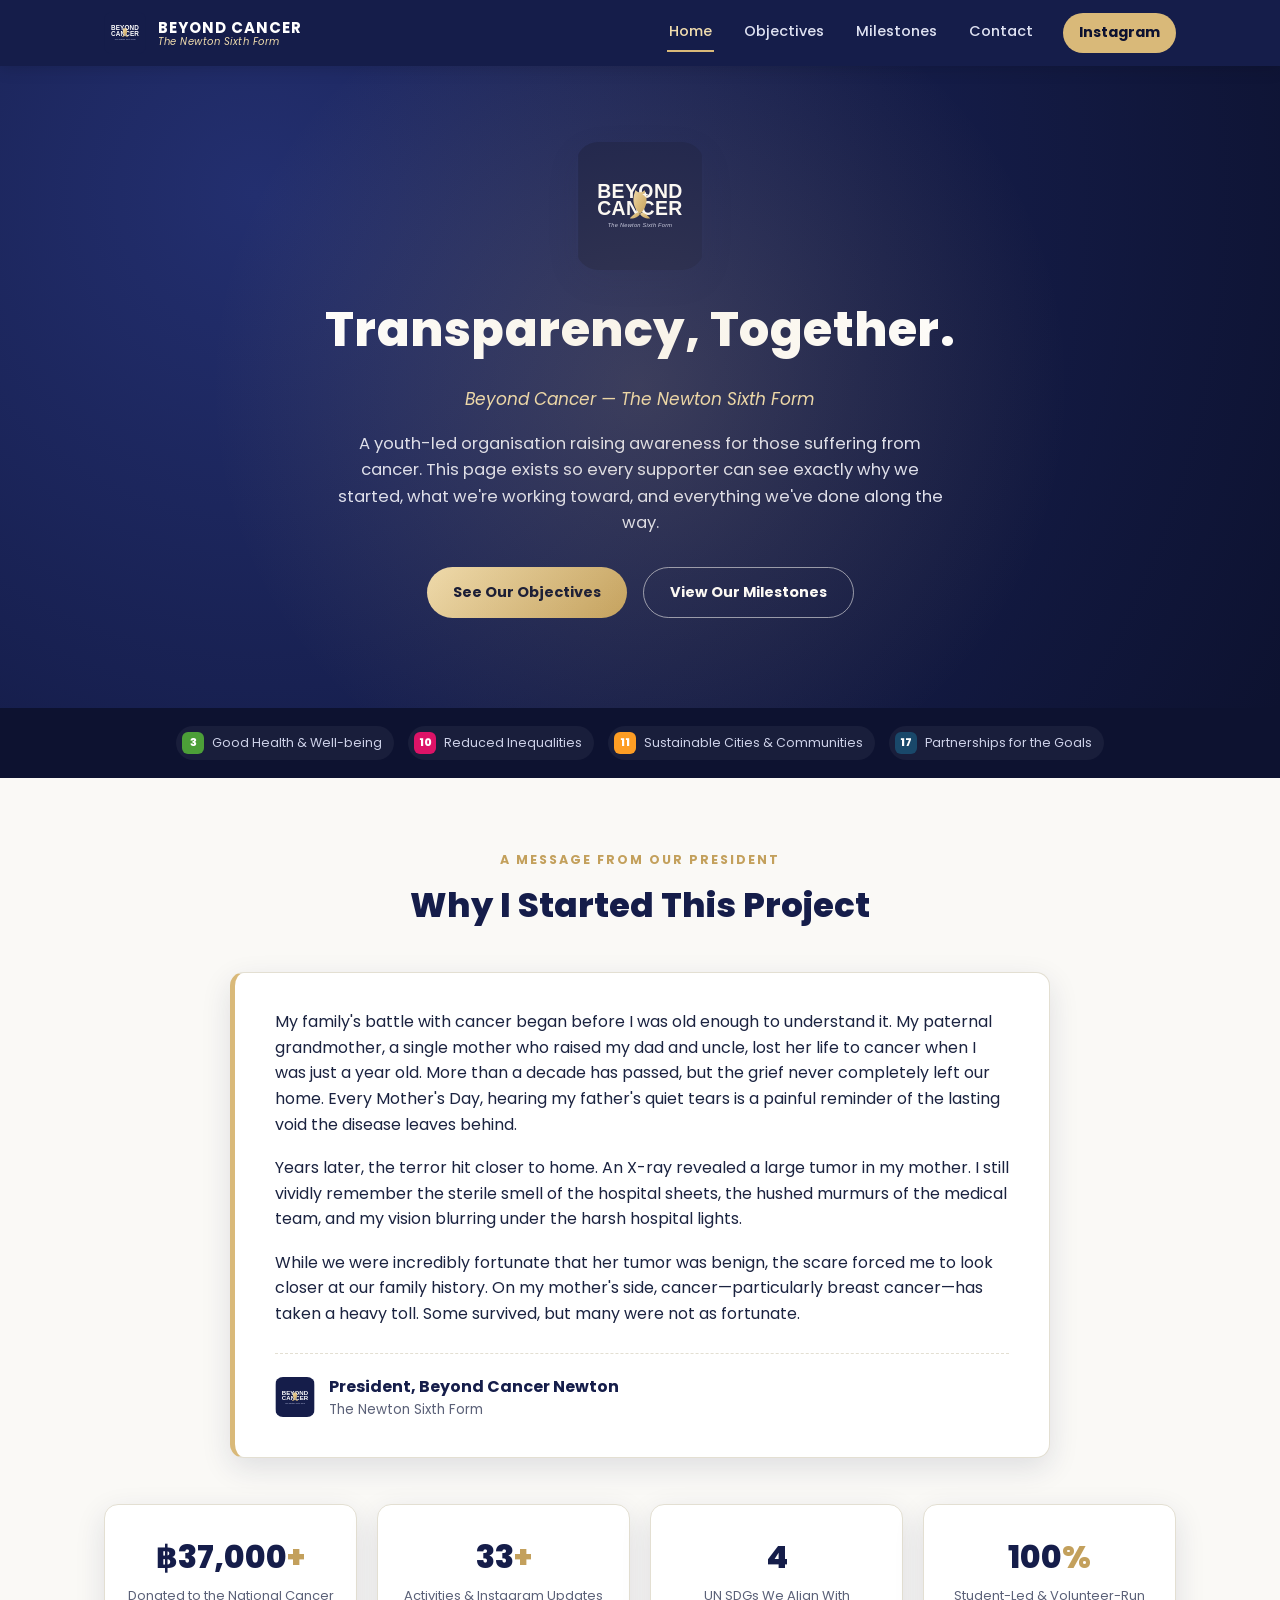
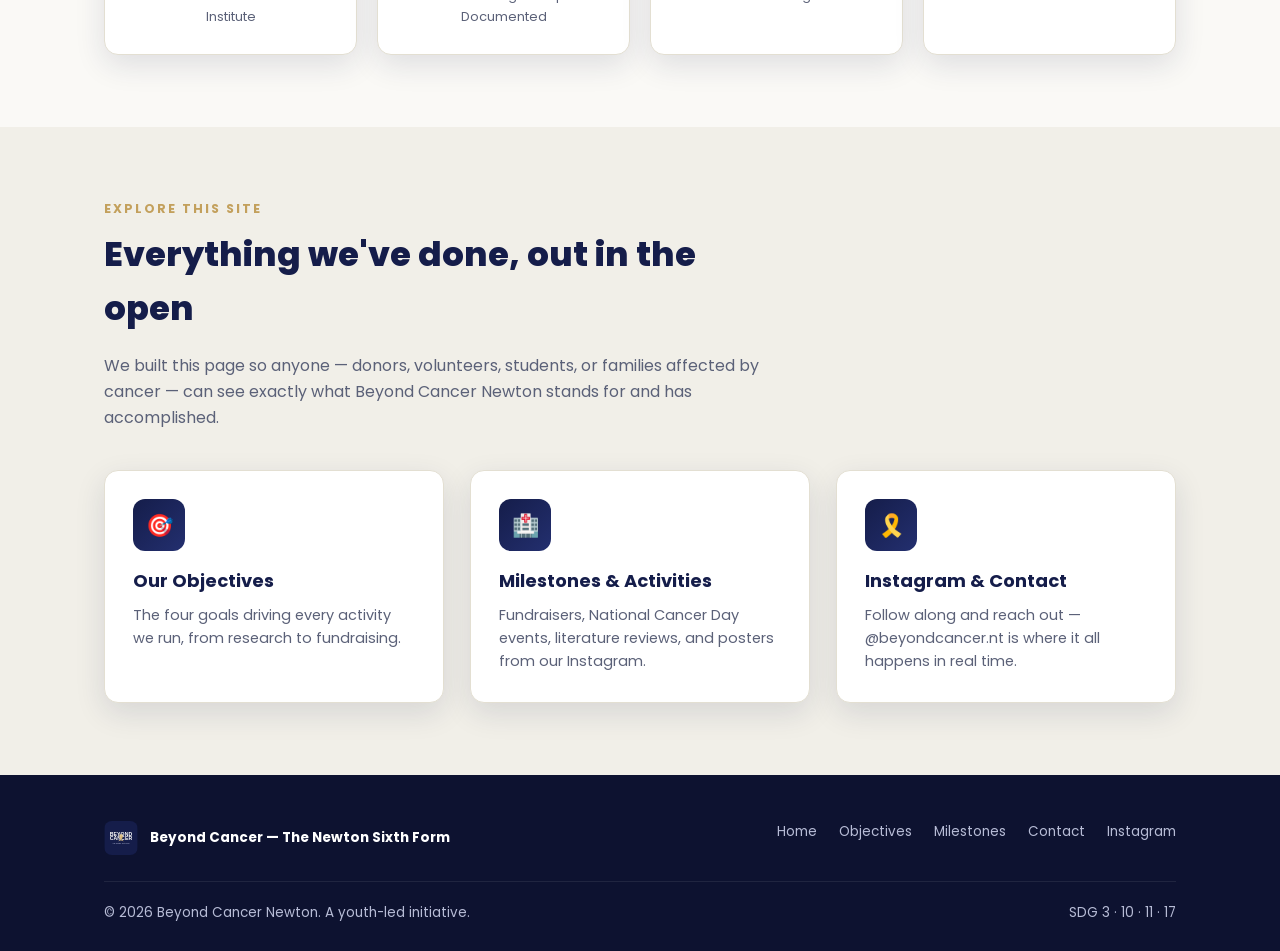
<file: index.html>
<!DOCTYPE html>
<html lang="en">
<head>
<meta charset="UTF-8">
<meta name="viewport" content="width=device-width, initial-scale=1.0">
<title>Beyond Cancer Newton | Transparency &amp; Impact</title>
<meta name="description" content="Beyond Cancer Newton — a youth-led organisation from The Newton Sixth Form raising awareness and funds for cancer patients. See why we started, our objectives, and everything we've done.">
<link rel="icon" type="image/svg+xml" href="assets/img/logo.svg">
<link rel="stylesheet" href="assets/css/style.css">
<link rel="preconnect" href="https://fonts.googleapis.com">
<link href="https://fonts.googleapis.com/css2?family=Poppins:ital,wght@0,400;0,500;0,600;0,700;0,800;1,500&display=swap" rel="stylesheet">
</head>
<body>

<header class="site-header">
  <div class="wrap">
    <a href="index.html" class="brand">
      <img src="assets/img/logo.svg" alt="Beyond Cancer logo">
      <span class="brand-text">
        <span class="b1">BEYOND CANCER</span>
        <span class="b2">The Newton Sixth Form</span>
      </span>
    </a>
    <button class="nav-toggle" aria-label="Toggle menu">&#9776;</button>
    <nav class="nav-links">
      <a href="index.html" data-page="index.html">Home</a>
      <a href="objectives.html" data-page="objectives.html">Objectives</a>
      <a href="milestones.html" data-page="milestones.html">Milestones</a>
      <a href="contact.html" data-page="contact.html">Contact</a>
      <a href="https://www.instagram.com/beyondcancer.nt" target="_blank" rel="noopener" class="cta">Instagram</a>
    </nav>
  </div>
</header>

<section class="hero">
  <div class="wrap">
    <img src="assets/img/logo.svg" alt="Beyond Cancer logo" class="logo-big">
    <h1>Transparency, Together.</h1>
    <p class="tagline">Beyond Cancer — The Newton Sixth Form</p>
    <p class="lead">A youth-led organisation raising awareness for those suffering from cancer. This page exists so every supporter can see exactly why we started, what we're working toward, and everything we've done along the way.</p>
    <div class="btn-row">
      <a href="objectives.html" class="btn btn-gold">See Our Objectives</a>
      <a href="milestones.html" class="btn btn-outline">View Our Milestones</a>
    </div>
  </div>
</section>

<div class="sdg-strip">
  <div class="wrap">
    <span class="sdg-chip"><span class="sdg-num sdg-3">3</span> Good Health &amp; Well-being</span>
    <span class="sdg-chip"><span class="sdg-num sdg-10">10</span> Reduced Inequalities</span>
    <span class="sdg-chip"><span class="sdg-num sdg-11">11</span> Sustainable Cities &amp; Communities</span>
    <span class="sdg-chip"><span class="sdg-num sdg-17">17</span> Partnerships for the Goals</span>
  </div>
</div>

<section>
  <div class="wrap">
    <div class="section-head center" style="margin-left:auto;margin-right:auto;">
      <span class="eyebrow">A message from our President</span>
      <h2 class="section-title">Why I Started This Project</h2>
    </div>
    <div class="letter">
      <p>My family's battle with cancer began before I was old enough to understand it. My paternal grandmother, a single mother who raised my dad and uncle, lost her life to cancer when I was just a year old. More than a decade has passed, but the grief never completely left our home. Every Mother's Day, hearing my father's quiet tears is a painful reminder of the lasting void the disease leaves behind.</p>
      <p>Years later, the terror hit closer to home. An X-ray revealed a large tumor in my mother. I still vividly remember the sterile smell of the hospital sheets, the hushed murmurs of the medical team, and my vision blurring under the harsh hospital lights.</p>
      <p>While we were incredibly fortunate that her tumor was benign, the scare forced me to look closer at our family history. On my mother's side, cancer—particularly breast cancer—has taken a heavy toll. Some survived, but many were not as fortunate.</p>
      <div class="signature">
        <img src="assets/img/logo.svg" alt="" style="height:40px;width:40px;border-radius:8px;">
        <div>
          <div class="sig-name">President, Beyond Cancer Newton</div>
          <div class="sig-role">The Newton Sixth Form</div>
        </div>
      </div>
    </div>

    <div class="stats">
      <div class="stat"><div class="num">฿37,000<span>+</span></div><div class="label">Donated to the National Cancer Institute</div></div>
      <div class="stat"><div class="num">33<span>+</span></div><div class="label">Activities &amp; Instagram Updates Documented</div></div>
      <div class="stat"><div class="num">4</div><div class="label">UN SDGs We Align With</div></div>
      <div class="stat"><div class="num">100<span>%</span></div><div class="label">Student-Led &amp; Volunteer-Run</div></div>
    </div>
  </div>
</section>

<section class="section-alt">
  <div class="wrap">
    <div class="section-head">
      <span class="eyebrow">Explore this site</span>
      <h2 class="section-title">Everything we've done, out in the open</h2>
      <p>We built this page so anyone — donors, volunteers, students, or families affected by cancer — can see exactly what Beyond Cancer Newton stands for and has accomplished.</p>
    </div>
    <div class="grid">
      <a href="objectives.html" class="card">
        <div class="icon">🎯</div>
        <h3>Our Objectives</h3>
        <p>The four goals driving every activity we run, from research to fundraising.</p>
      </a>
      <a href="milestones.html" class="card">
        <div class="icon">🏥</div>
        <h3>Milestones &amp; Activities</h3>
        <p>Fundraisers, National Cancer Day events, literature reviews, and posters from our Instagram.</p>
      </a>
      <a href="contact.html" class="card">
        <div class="icon">🎗️</div>
        <h3>Instagram &amp; Contact</h3>
        <p>Follow along and reach out — @beyondcancer.nt is where it all happens in real time.</p>
      </a>
    </div>
  </div>
</section>

<footer class="site-footer">
  <div class="wrap">
    <div class="footer-top">
      <div class="footer-brand">
        <img src="assets/img/logo.svg" alt="Beyond Cancer logo">
        Beyond Cancer — The Newton Sixth Form
      </div>
      <div class="footer-links">
        <a href="index.html">Home</a>
        <a href="objectives.html">Objectives</a>
        <a href="milestones.html">Milestones</a>
        <a href="contact.html">Contact</a>
        <a href="https://www.instagram.com/beyondcancer.nt" target="_blank" rel="noopener">Instagram</a>
      </div>
    </div>
    <div class="footer-bottom">
      <span>&copy; 2026 Beyond Cancer Newton. A youth-led initiative.</span>
      <span>SDG 3 · 10 · 11 · 17</span>
    </div>
  </div>
</footer>

<script src="assets/js/main.js"></script>
</body>
</html>
</file>
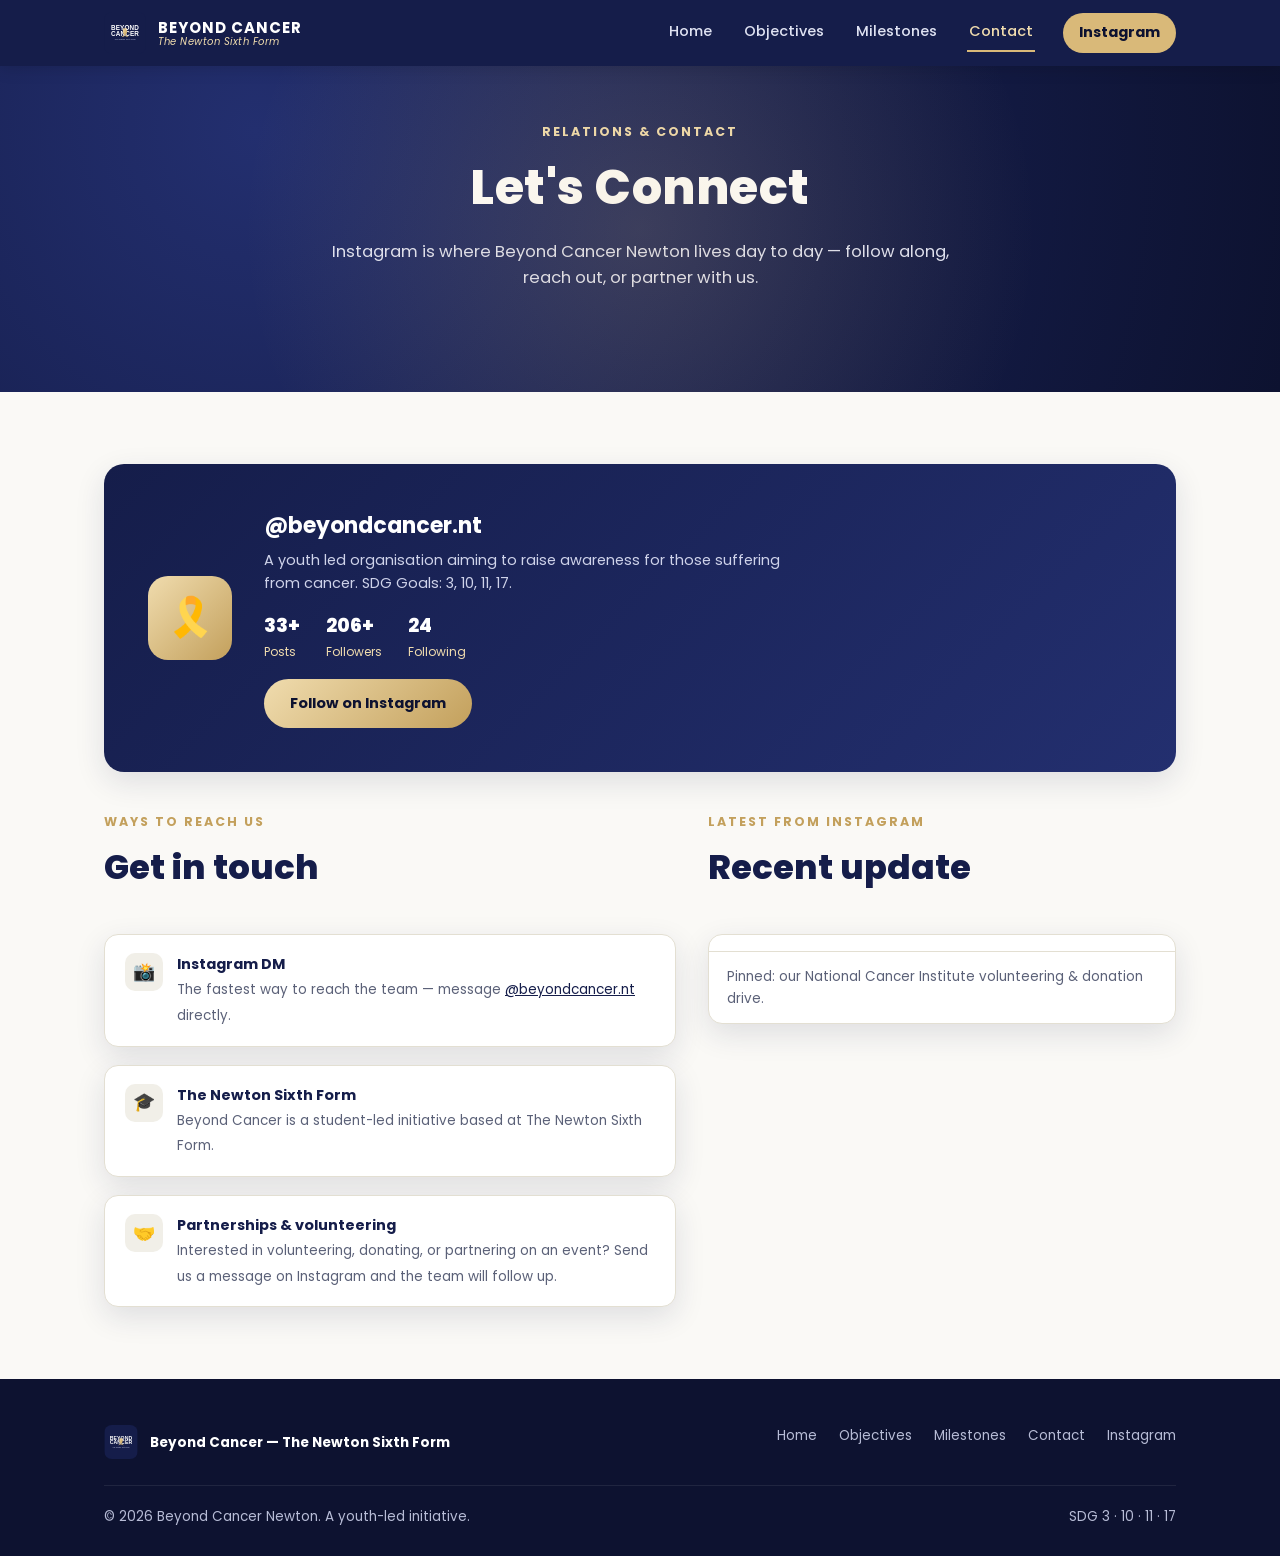
<file: contact.html>
<!DOCTYPE html>
<html lang="en">
<head>
<meta charset="UTF-8">
<meta name="viewport" content="width=device-width, initial-scale=1.0">
<title>Contact &amp; Instagram | Beyond Cancer Newton</title>
<meta name="description" content="Get in touch with Beyond Cancer Newton and follow @beyondcancer.nt on Instagram for updates on fundraisers, hospital volunteering, and awareness campaigns.">
<link rel="icon" type="image/svg+xml" href="assets/img/logo.svg">
<link rel="stylesheet" href="assets/css/style.css">
<link rel="preconnect" href="https://fonts.googleapis.com">
<link href="https://fonts.googleapis.com/css2?family=Poppins:ital,wght@0,400;0,500;0,600;0,700;0,800;1,500&display=swap" rel="stylesheet">
</head>
<body>

<header class="site-header">
  <div class="wrap">
    <a href="index.html" class="brand">
      <img src="assets/img/logo.svg" alt="Beyond Cancer logo">
      <span class="brand-text">
        <span class="b1">BEYOND CANCER</span>
        <span class="b2">The Newton Sixth Form</span>
      </span>
    </a>
    <button class="nav-toggle" aria-label="Toggle menu">&#9776;</button>
    <nav class="nav-links">
      <a href="index.html" data-page="index.html">Home</a>
      <a href="objectives.html" data-page="objectives.html">Objectives</a>
      <a href="milestones.html" data-page="milestones.html">Milestones</a>
      <a href="contact.html" data-page="contact.html">Contact</a>
      <a href="https://www.instagram.com/beyondcancer.nt" target="_blank" rel="noopener" class="cta">Instagram</a>
    </nav>
  </div>
</header>

<section class="hero" style="padding:56px 0 70px;">
  <div class="wrap">
    <span class="eyebrow" style="color:var(--gold-light);">Relations &amp; Contact</span>
    <h1>Let's Connect</h1>
    <p class="lead">Instagram is where Beyond Cancer Newton lives day to day — follow along, reach out, or partner with us.</p>
  </div>
</section>

<section>
  <div class="wrap">
    <div class="ig-card">
      <div class="ig-icon">🎗️</div>
      <div>
        <h3>@beyondcancer.nt</h3>
        <p>A youth led organisation aiming to raise awareness for those suffering from cancer. SDG Goals: 3, 10, 11, 17.</p>
        <div class="ig-stats">
          <div><div class="n">33+</div><div class="l">Posts</div></div>
          <div><div class="n">206+</div><div class="l">Followers</div></div>
          <div><div class="n">24</div><div class="l">Following</div></div>
        </div>
        <a href="https://www.instagram.com/beyondcancer.nt" target="_blank" rel="noopener" class="btn btn-gold">Follow on Instagram</a>
      </div>
    </div>

    <div class="contact-grid">
      <div>
        <div class="section-head">
          <span class="eyebrow">Ways to reach us</span>
          <h2 class="section-title">Get in touch</h2>
        </div>
        <ul class="info-list">
          <li>
            <div class="ic">📸</div>
            <div>
              <strong>Instagram DM</strong>
              <span>The fastest way to reach the team — message <a href="https://www.instagram.com/beyondcancer.nt" target="_blank" rel="noopener" style="color:var(--navy);text-decoration:underline;">@beyondcancer.nt</a> directly.</span>
            </div>
          </li>
          <li>
            <div class="ic">🎓</div>
            <div>
              <strong>The Newton Sixth Form</strong>
              <span>Beyond Cancer is a student-led initiative based at The Newton Sixth Form.</span>
            </div>
          </li>
          <li>
            <div class="ic">🤝</div>
            <div>
              <strong>Partnerships &amp; volunteering</strong>
              <span>Interested in volunteering, donating, or partnering on an event? Send us a message on Instagram and the team will follow up.</span>
            </div>
          </li>
        </ul>
      </div>

      <div>
        <div class="section-head">
          <span class="eyebrow">Latest from Instagram</span>
          <h2 class="section-title">Recent update</h2>
        </div>
        <div class="embed-card">
          <blockquote class="instagram-media" data-instgrm-permalink="https://www.instagram.com/p/DUxpTOzEuNa/" data-instgrm-version="14"></blockquote>
          <div class="embed-caption">Pinned: our National Cancer Institute volunteering &amp; donation drive.</div>
        </div>
      </div>
    </div>
  </div>
</section>

<footer class="site-footer">
  <div class="wrap">
    <div class="footer-top">
      <div class="footer-brand">
        <img src="assets/img/logo.svg" alt="Beyond Cancer logo">
        Beyond Cancer — The Newton Sixth Form
      </div>
      <div class="footer-links">
        <a href="index.html">Home</a>
        <a href="objectives.html">Objectives</a>
        <a href="milestones.html">Milestones</a>
        <a href="contact.html">Contact</a>
        <a href="https://www.instagram.com/beyondcancer.nt" target="_blank" rel="noopener">Instagram</a>
      </div>
    </div>
    <div class="footer-bottom">
      <span>&copy; 2026 Beyond Cancer Newton. A youth-led initiative.</span>
      <span>SDG 3 · 10 · 11 · 17</span>
    </div>
  </div>
</footer>

<script src="assets/js/main.js"></script>
<script async src="//www.instagram.com/embed.js"></script>
</body>
</html>
</file>
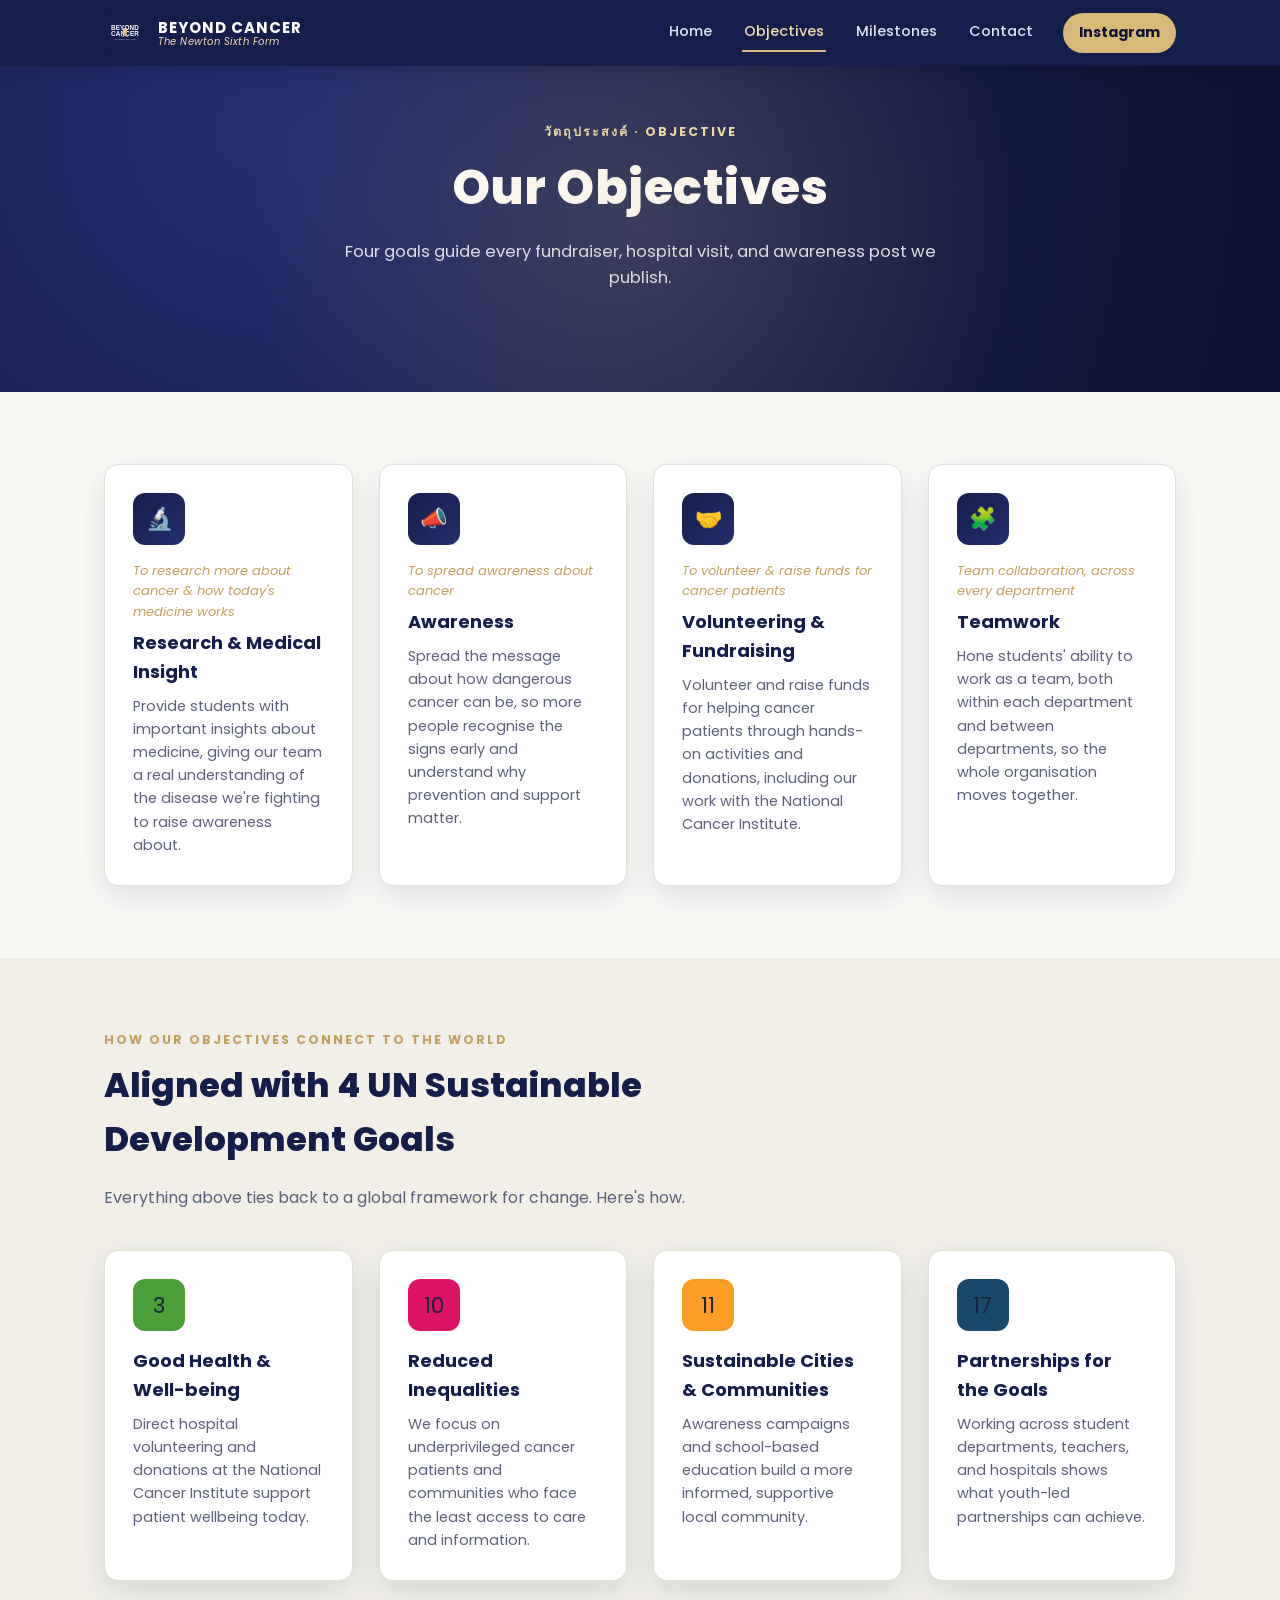
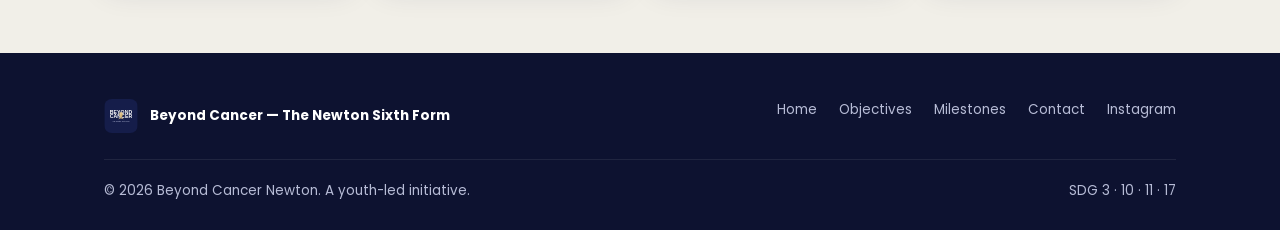
<file: objectives.html>
<!DOCTYPE html>
<html lang="en">
<head>
<meta charset="UTF-8">
<meta name="viewport" content="width=device-width, initial-scale=1.0">
<title>Our Objectives | Beyond Cancer Newton</title>
<meta name="description" content="The objectives behind Beyond Cancer Newton: research, awareness, volunteering & fundraising, and teamwork — aligned with UN Sustainable Development Goals 3, 10, 11 and 17.">
<link rel="icon" type="image/svg+xml" href="assets/img/logo.svg">
<link rel="stylesheet" href="assets/css/style.css">
<link rel="preconnect" href="https://fonts.googleapis.com">
<link href="https://fonts.googleapis.com/css2?family=Poppins:ital,wght@0,400;0,500;0,600;0,700;0,800;1,500&display=swap" rel="stylesheet">
</head>
<body>

<header class="site-header">
  <div class="wrap">
    <a href="index.html" class="brand">
      <img src="assets/img/logo.svg" alt="Beyond Cancer logo">
      <span class="brand-text">
        <span class="b1">BEYOND CANCER</span>
        <span class="b2">The Newton Sixth Form</span>
      </span>
    </a>
    <button class="nav-toggle" aria-label="Toggle menu">&#9776;</button>
    <nav class="nav-links">
      <a href="index.html" data-page="index.html">Home</a>
      <a href="objectives.html" data-page="objectives.html">Objectives</a>
      <a href="milestones.html" data-page="milestones.html">Milestones</a>
      <a href="contact.html" data-page="contact.html">Contact</a>
      <a href="https://www.instagram.com/beyondcancer.nt" target="_blank" rel="noopener" class="cta">Instagram</a>
    </nav>
  </div>
</header>

<section class="hero" style="padding:56px 0 70px;">
  <div class="wrap">
    <span class="eyebrow" style="color:var(--gold-light);">วัตถุประสงค์ · Objective</span>
    <h1>Our Objectives</h1>
    <p class="lead">Four goals guide every fundraiser, hospital visit, and awareness post we publish.</p>
  </div>
</section>

<section>
  <div class="wrap">
    <div class="grid">
      <div class="card">
        <div class="icon">🔬</div>
        <span class="zh">To research more about cancer &amp; how today's medicine works</span>
        <h3>Research &amp; Medical Insight</h3>
        <p>Provide students with important insights about medicine, giving our team a real understanding of the disease we're fighting to raise awareness about.</p>
      </div>
      <div class="card">
        <div class="icon">📣</div>
        <span class="zh">To spread awareness about cancer</span>
        <h3>Awareness</h3>
        <p>Spread the message about how dangerous cancer can be, so more people recognise the signs early and understand why prevention and support matter.</p>
      </div>
      <div class="card">
        <div class="icon">🤝</div>
        <span class="zh">To volunteer &amp; raise funds for cancer patients</span>
        <h3>Volunteering &amp; Fundraising</h3>
        <p>Volunteer and raise funds for helping cancer patients through hands-on activities and donations, including our work with the National Cancer Institute.</p>
      </div>
      <div class="card">
        <div class="icon">🧩</div>
        <span class="zh">Team collaboration, across every department</span>
        <h3>Teamwork</h3>
        <p>Hone students' ability to work as a team, both within each department and between departments, so the whole organisation moves together.</p>
      </div>
    </div>
  </div>
</section>

<section class="section-alt">
  <div class="wrap">
    <div class="section-head">
      <span class="eyebrow">How our objectives connect to the world</span>
      <h2 class="section-title">Aligned with 4 UN Sustainable Development Goals</h2>
      <p>Everything above ties back to a global framework for change. Here's how.</p>
    </div>
    <div class="grid">
      <div class="card">
        <div class="icon" style="background:#4c9f38;">3</div>
        <h3>Good Health &amp; Well-being</h3>
        <p>Direct hospital volunteering and donations at the National Cancer Institute support patient wellbeing today.</p>
      </div>
      <div class="card">
        <div class="icon" style="background:#dd1367;">10</div>
        <h3>Reduced Inequalities</h3>
        <p>We focus on underprivileged cancer patients and communities who face the least access to care and information.</p>
      </div>
      <div class="card">
        <div class="icon" style="background:#fd9d24;">11</div>
        <h3>Sustainable Cities &amp; Communities</h3>
        <p>Awareness campaigns and school-based education build a more informed, supportive local community.</p>
      </div>
      <div class="card">
        <div class="icon" style="background:#19486a;">17</div>
        <h3>Partnerships for the Goals</h3>
        <p>Working across student departments, teachers, and hospitals shows what youth-led partnerships can achieve.</p>
      </div>
    </div>
  </div>
</section>

<footer class="site-footer">
  <div class="wrap">
    <div class="footer-top">
      <div class="footer-brand">
        <img src="assets/img/logo.svg" alt="Beyond Cancer logo">
        Beyond Cancer — The Newton Sixth Form
      </div>
      <div class="footer-links">
        <a href="index.html">Home</a>
        <a href="objectives.html">Objectives</a>
        <a href="milestones.html">Milestones</a>
        <a href="contact.html">Contact</a>
        <a href="https://www.instagram.com/beyondcancer.nt" target="_blank" rel="noopener">Instagram</a>
      </div>
    </div>
    <div class="footer-bottom">
      <span>&copy; 2026 Beyond Cancer Newton. A youth-led initiative.</span>
      <span>SDG 3 · 10 · 11 · 17</span>
    </div>
  </div>
</footer>

<script src="assets/js/main.js"></script>
</body>
</html>
</file>
<file: assets/css/style.css>
:root {
  --navy: #151d4a;
  --navy-deep: #0d1230;
  --navy-light: #232f6f;
  --gold: #d9b979;
  --gold-light: #f0dcae;
  --gold-deep: #c3a05c;
  --ink: #1b2340;
  --paper: #faf9f6;
  --paper-dim: #f1efe8;
  --line: #e3dfd2;
  --muted: #5b6178;
  --radius: 14px;
  --shadow: 0 10px 30px rgba(21, 29, 74, 0.12);
  --maxw: 1120px;
}

* { box-sizing: border-box; }

html { scroll-behavior: smooth; }

body {
  margin: 0;
  font-family: "Poppins", "Segoe UI", system-ui, sans-serif;
  background: var(--paper);
  color: var(--ink);
  line-height: 1.6;
}

img { max-width: 100%; display: block; }

a { color: inherit; text-decoration: none; }

.wrap {
  max-width: var(--maxw);
  margin: 0 auto;
  padding: 0 24px;
}

/* ---------- Header ---------- */
.site-header {
  position: sticky;
  top: 0;
  z-index: 50;
  background: var(--navy);
  box-shadow: 0 2px 16px rgba(0,0,0,0.15);
}

.site-header .wrap {
  display: flex;
  align-items: center;
  justify-content: space-between;
  padding-top: 12px;
  padding-bottom: 12px;
}

.brand {
  display: flex;
  align-items: center;
  gap: 12px;
  color: #fff;
  font-weight: 700;
  letter-spacing: 0.5px;
}

.brand img { height: 42px; width: 42px; border-radius: 8px; }

.brand-text { display: flex; flex-direction: column; line-height: 1.15; }
.brand-text .b1 { font-size: 15px; letter-spacing: 1px; }
.brand-text .b2 { font-size: 10px; font-weight: 400; color: var(--gold-light); font-style: italic; }

.nav-links {
  display: flex;
  gap: 28px;
  align-items: center;
}

.nav-links a {
  color: #dfe2f2;
  font-size: 14.5px;
  font-weight: 500;
  padding: 6px 2px;
  border-bottom: 2px solid transparent;
  transition: color .2s, border-color .2s;
}

.nav-links a:hover, .nav-links a.active {
  color: var(--gold-light);
  border-bottom-color: var(--gold);
}

.nav-links a.cta {
  background: var(--gold);
  color: var(--navy-deep);
  padding: 8px 16px;
  border-radius: 999px;
  font-weight: 700;
  border-bottom: none;
}
.nav-links a.cta:hover { background: var(--gold-light); color: var(--navy-deep); }

.nav-toggle {
  display: none;
  background: none;
  border: none;
  color: #fff;
  font-size: 26px;
  cursor: pointer;
}

@media (max-width: 780px) {
  .nav-toggle { display: block; }
  .nav-links {
    position: absolute;
    top: 100%;
    left: 0;
    right: 0;
    background: var(--navy);
    flex-direction: column;
    align-items: flex-start;
    padding: 16px 24px 24px;
    gap: 16px;
    display: none;
    border-top: 1px solid rgba(255,255,255,0.1);
  }
  .nav-links.open { display: flex; }
}

/* ---------- Hero ---------- */
.hero {
  background: radial-gradient(circle at 20% 20%, var(--navy-light), var(--navy) 55%, var(--navy-deep));
  color: #fff;
  padding: 76px 0 90px;
  text-align: center;
  position: relative;
  overflow: hidden;
}

.hero::after {
  content: "";
  position: absolute;
  inset: 0;
  background: radial-gradient(circle, rgba(217,185,121,0.18), transparent 60%);
  pointer-events: none;
}

.hero .logo-big { width: 128px; height: 128px; margin: 0 auto 22px; border-radius: 22px; box-shadow: var(--shadow); }

.hero h1 {
  font-size: clamp(30px, 5vw, 48px);
  margin: 0 0 12px;
  font-weight: 800;
  letter-spacing: 0.5px;
}

.hero .tagline {
  color: var(--gold-light);
  font-style: italic;
  font-size: 17px;
  margin-bottom: 18px;
}

.hero p.lead {
  max-width: 620px;
  margin: 0 auto 30px;
  color: #dfe2f2;
  font-size: 16.5px;
}

.btn-row { display: flex; gap: 16px; justify-content: center; flex-wrap: wrap; }

.btn {
  display: inline-flex;
  align-items: center;
  gap: 8px;
  padding: 13px 26px;
  border-radius: 999px;
  font-weight: 700;
  font-size: 14.5px;
  transition: transform .2s, box-shadow .2s, background .2s;
}

.btn-gold { background: linear-gradient(135deg, var(--gold-light), var(--gold-deep)); color: var(--navy-deep); }
.btn-gold:hover { transform: translateY(-2px); box-shadow: 0 8px 22px rgba(217,185,121,0.35); }

.btn-outline { border: 1.5px solid rgba(255,255,255,0.55); color: #fff; }
.btn-outline:hover { background: rgba(255,255,255,0.1); transform: translateY(-2px); }

/* ---------- SDG strip ---------- */
.sdg-strip {
  background: var(--navy-deep);
  padding: 18px 0;
}
.sdg-strip .wrap {
  display: flex;
  flex-wrap: wrap;
  gap: 14px;
  justify-content: center;
  align-items: center;
}
.sdg-chip {
  display: flex;
  align-items: center;
  gap: 8px;
  color: #cfd3ea;
  font-size: 12.5px;
  background: rgba(255,255,255,0.05);
  padding: 6px 12px 6px 6px;
  border-radius: 999px;
}
.sdg-num {
  width: 22px; height: 22px;
  border-radius: 6px;
  display: flex; align-items: center; justify-content: center;
  font-weight: 800; font-size: 11px; color: #fff;
}
.sdg-3 { background: #4c9f38; }
.sdg-10 { background: #dd1367; }
.sdg-11 { background: #fd9d24; }
.sdg-17 { background: #19486a; }

/* ---------- Sections ---------- */
section { padding: 72px 0; }
.section-alt { background: var(--paper-dim); }

.eyebrow {
  text-transform: uppercase;
  letter-spacing: 2px;
  font-size: 12.5px;
  font-weight: 700;
  color: var(--gold-deep);
  margin-bottom: 8px;
  display: block;
}

h2.section-title {
  font-size: clamp(24px, 3.4vw, 34px);
  margin: 0 0 18px;
  font-weight: 800;
  color: var(--navy);
}

.section-head { max-width: 680px; margin-bottom: 40px; }
.section-head p { color: var(--muted); font-size: 16px; }

/* ---------- Story / letter block ---------- */
.letter {
  background: #fff;
  border: 1px solid var(--line);
  border-left: 5px solid var(--gold);
  border-radius: var(--radius);
  padding: 36px 40px;
  box-shadow: var(--shadow);
  max-width: 820px;
  margin: 0 auto;
}

.letter p { margin: 0 0 18px; color: var(--ink); font-size: 16px; }
.letter p:last-of-type { margin-bottom: 0; }

.signature {
  margin-top: 26px;
  padding-top: 20px;
  border-top: 1px dashed var(--line);
  display: flex;
  align-items: center;
  gap: 14px;
}
.signature .sig-name { font-weight: 700; color: var(--navy); }
.signature .sig-role { font-size: 13.5px; color: var(--muted); }

/* ---------- Cards grid ---------- */
.grid {
  display: grid;
  gap: 26px;
  grid-template-columns: repeat(auto-fit, minmax(240px, 1fr));
}

.card {
  background: #fff;
  border: 1px solid var(--line);
  border-radius: var(--radius);
  padding: 28px;
  box-shadow: var(--shadow);
  transition: transform .2s, box-shadow .2s;
}
.card:hover { transform: translateY(-4px); }

.card .icon {
  width: 52px; height: 52px;
  border-radius: 12px;
  background: linear-gradient(135deg, var(--navy), var(--navy-light));
  display: flex; align-items: center; justify-content: center;
  margin-bottom: 16px;
  font-size: 22px;
}

.card h3 { margin: 0 0 8px; font-size: 18px; color: var(--navy); }
.card p { margin: 0; color: var(--muted); font-size: 14.5px; }
.card .zh { font-size: 13px; color: var(--gold-deep); font-style: italic; margin-bottom: 6px; display:block; }

/* ---------- Stats ---------- */
.stats {
  display: grid;
  grid-template-columns: repeat(auto-fit, minmax(180px, 1fr));
  gap: 20px;
  margin-top: 46px;
}
.stat {
  text-align: center;
  background: #fff;
  border: 1px solid var(--line);
  border-radius: var(--radius);
  padding: 26px 16px;
  box-shadow: var(--shadow);
}
.stat .num { font-size: 32px; font-weight: 800; color: var(--navy); }
.stat .num span { color: var(--gold-deep); }
.stat .label { font-size: 13px; color: var(--muted); margin-top: 4px; }

/* ---------- Milestones ---------- */
.milestone-group { margin-bottom: 64px; }
.milestone-group:last-child { margin-bottom: 0; }

.milestone-group .group-head {
  display: flex;
  align-items: baseline;
  gap: 14px;
  margin-bottom: 24px;
  flex-wrap: wrap;
}
.milestone-group .group-head h3 {
  font-size: 21px;
  color: var(--navy);
  margin: 0;
}
.group-tag {
  background: var(--navy);
  color: var(--gold-light);
  font-size: 11.5px;
  font-weight: 700;
  letter-spacing: 0.5px;
  padding: 4px 10px;
  border-radius: 999px;
  text-transform: uppercase;
}

.embed-grid {
  display: grid;
  grid-template-columns: repeat(auto-fit, minmax(320px, 1fr));
  gap: 24px;
  align-items: start;
}

.embed-card {
  background: #fff;
  border: 1px solid var(--line);
  border-radius: var(--radius);
  overflow: hidden;
  box-shadow: var(--shadow);
}
.embed-card .embed-caption {
  padding: 14px 18px;
  font-size: 13.5px;
  color: var(--muted);
  border-top: 1px solid var(--line);
}
.embed-card iframe, .embed-card blockquote { width: 100% !important; }

.highlight-link-row {
  display: flex;
  flex-wrap: wrap;
  gap: 12px;
  margin-top: 18px;
}
.highlight-pill {
  display: inline-flex;
  align-items: center;
  gap: 8px;
  background: var(--paper-dim);
  border: 1px solid var(--line);
  padding: 8px 16px;
  border-radius: 999px;
  font-size: 13.5px;
  font-weight: 600;
  color: var(--navy);
  transition: background .2s, border-color .2s;
}
.highlight-pill:hover { background: var(--gold-light); border-color: var(--gold); }

/* ---------- Photo grid (side-by-side, e.g. literature reviews) ---------- */
.photo-grid {
  display: grid;
  grid-template-columns: repeat(auto-fit, minmax(240px, 1fr));
  gap: 24px;
  align-items: start;
}

.photo-card {
  background: #fff;
  border: 1px solid var(--line);
  border-radius: var(--radius);
  overflow: hidden;
  box-shadow: var(--shadow);
  cursor: zoom-in;
}
.photo-card .photo-frame {
  background: var(--paper-dim);
  display: flex;
}
.photo-card img { width: 100%; height: 320px; object-fit: contain; display: block; }
.photo-card .photo-caption {
  padding: 14px 18px;
  font-size: 13.5px;
  color: var(--muted);
  border-top: 1px solid var(--line);
}

/* ---------- Volunteering sub-groups + photo stack ---------- */
.volunteering-grid {
  display: grid;
  grid-template-columns: repeat(auto-fit, minmax(240px, 300px));
  gap: 28px;
  margin-bottom: 28px;
}

.volunteering-block { margin-bottom: 0; }

.sub-head {
  display: flex;
  align-items: center;
  gap: 10px;
  margin-bottom: 16px;
}
.sub-head .sub-label {
  font-size: 12.5px;
  font-weight: 700;
  color: var(--navy);
  background: var(--paper-dim);
  border: 1px solid var(--line);
  padding: 4px 12px;
  border-radius: 999px;
  letter-spacing: 0.3px;
}

.photo-stack {
  position: relative;
  width: 100%;
  cursor: zoom-in;
}
.photo-stack .stack-layer {
  position: absolute;
  inset: 0;
  border-radius: var(--radius);
  border: 1px solid var(--line);
  background: #fff;
}
.photo-stack .stack-layer.l1 { transform: rotate(-5deg) translate(-8px, 6px); z-index: 1; }
.photo-stack .stack-layer.l2 { transform: rotate(4deg) translate(8px, 3px); z-index: 2; }
.photo-stack .stack-cover {
  position: relative;
  z-index: 3;
  border-radius: var(--radius);
  overflow: hidden;
  border: 1px solid var(--line);
  box-shadow: var(--shadow);
  background: #fff;
}
.photo-stack .stack-cover img {
  width: 100%;
  height: 230px;
  object-fit: cover;
  display: block;
  transition: transform .3s;
}
.photo-stack:hover .stack-cover img { transform: scale(1.05); }
.photo-stack .stack-count {
  position: absolute;
  bottom: 10px;
  right: 10px;
  background: var(--navy);
  color: var(--gold-light);
  font-size: 12px;
  font-weight: 700;
  padding: 4px 11px;
  border-radius: 999px;
  display: flex;
  align-items: center;
  gap: 6px;
}

/* ---------- Lightbox ---------- */
.lightbox {
  display: none;
  position: fixed;
  inset: 0;
  background: rgba(13, 18, 48, 0.92);
  z-index: 300;
  align-items: center;
  justify-content: center;
  padding: 70px 80px;
}
.lightbox.open { display: flex; }
.lightbox-inner { position: relative; max-width: 900px; width: 100%; text-align: center; }
.lightbox-inner img {
  max-height: 76vh;
  max-width: 100%;
  margin: 0 auto;
  border-radius: 10px;
  box-shadow: 0 20px 60px rgba(0,0,0,0.5);
}
.lightbox-caption { color: #dfe2f2; font-size: 14px; margin-top: 16px; }
.lightbox-counter { color: var(--gold-light); font-size: 12.5px; margin-top: 6px; letter-spacing: 0.5px; }

.lightbox-close, .lightbox-prev, .lightbox-next {
  position: absolute;
  background: rgba(255,255,255,0.12);
  border: 1px solid rgba(255,255,255,0.3);
  color: #fff;
  cursor: pointer;
  border-radius: 999px;
  display: flex;
  align-items: center;
  justify-content: center;
  transition: background .2s;
  line-height: 1;
}
.lightbox-close:hover, .lightbox-prev:hover, .lightbox-next:hover { background: rgba(255,255,255,0.28); }
.lightbox-close { top: -46px; right: 0; width: 38px; height: 38px; font-size: 20px; }
.lightbox-prev, .lightbox-next { top: 50%; transform: translateY(-50%); width: 48px; height: 48px; font-size: 20px; }
.lightbox-prev { left: -68px; }
.lightbox-next { right: -68px; }

@media (max-width: 760px) {
  .lightbox { padding: 60px 16px; }
  .lightbox-prev { left: 4px; }
  .lightbox-next { right: 4px; }
  .lightbox-close { top: -40px; right: 0; }
}

/* ---------- Instagram / contact ---------- */
.ig-card {
  background: linear-gradient(135deg, var(--navy), var(--navy-light));
  color: #fff;
  border-radius: 20px;
  padding: 44px;
  display: flex;
  gap: 32px;
  align-items: center;
  flex-wrap: wrap;
  box-shadow: var(--shadow);
}
.ig-card .ig-icon {
  width: 84px; height: 84px;
  border-radius: 20px;
  background: linear-gradient(135deg, #f0dcae, #c3a05c);
  display: flex; align-items: center; justify-content: center;
  font-size: 38px;
  flex-shrink: 0;
}
.ig-card h3 { margin: 0 0 6px; font-size: 22px; }
.ig-card p { margin: 0 0 16px; color: #cfd3ea; font-size: 14.5px; max-width: 520px; }
.ig-stats { display: flex; gap: 26px; margin-bottom: 18px; flex-wrap: wrap; }
.ig-stats div { text-align: left; }
.ig-stats .n { font-weight: 800; font-size: 19px; }
.ig-stats .l { font-size: 12px; color: var(--gold-light); }

.contact-grid {
  display: grid;
  grid-template-columns: 1.1fr 0.9fr;
  gap: 32px;
  margin-top: 40px;
}
@media (max-width: 860px) { .contact-grid { grid-template-columns: 1fr; } }

.info-list { list-style: none; margin: 0; padding: 0; display: flex; flex-direction: column; gap: 18px; }
.info-list li {
  display: flex;
  gap: 14px;
  align-items: flex-start;
  background: #fff;
  border: 1px solid var(--line);
  border-radius: var(--radius);
  padding: 18px 20px;
  box-shadow: var(--shadow);
}
.info-list .ic {
  width: 38px; height: 38px;
  border-radius: 10px;
  background: var(--paper-dim);
  display: flex; align-items: center; justify-content: center;
  flex-shrink: 0;
  font-size: 18px;
}
.info-list strong { display: block; color: var(--navy); font-size: 14.5px; }
.info-list span { color: var(--muted); font-size: 13.5px; }

/* ---------- Footer ---------- */
.site-footer {
  background: var(--navy-deep);
  color: #b7bcd6;
  padding: 46px 0 28px;
  font-size: 13.5px;
}
.footer-top {
  display: flex;
  justify-content: space-between;
  flex-wrap: wrap;
  gap: 24px;
  padding-bottom: 26px;
  border-bottom: 1px solid rgba(255,255,255,0.08);
  margin-bottom: 20px;
}
.footer-brand { display: flex; align-items: center; gap: 12px; color: #fff; font-weight: 700; }
.footer-brand img { height: 34px; width: 34px; border-radius: 8px; }
.footer-links { display: flex; gap: 22px; flex-wrap: wrap; }
.footer-links a:hover { color: var(--gold-light); }
.footer-bottom { display: flex; justify-content: space-between; flex-wrap: wrap; gap: 10px; }

/* ---------- misc ---------- */
.center { text-align: center; }
.mt-lg { margin-top: 48px; }
</file>
